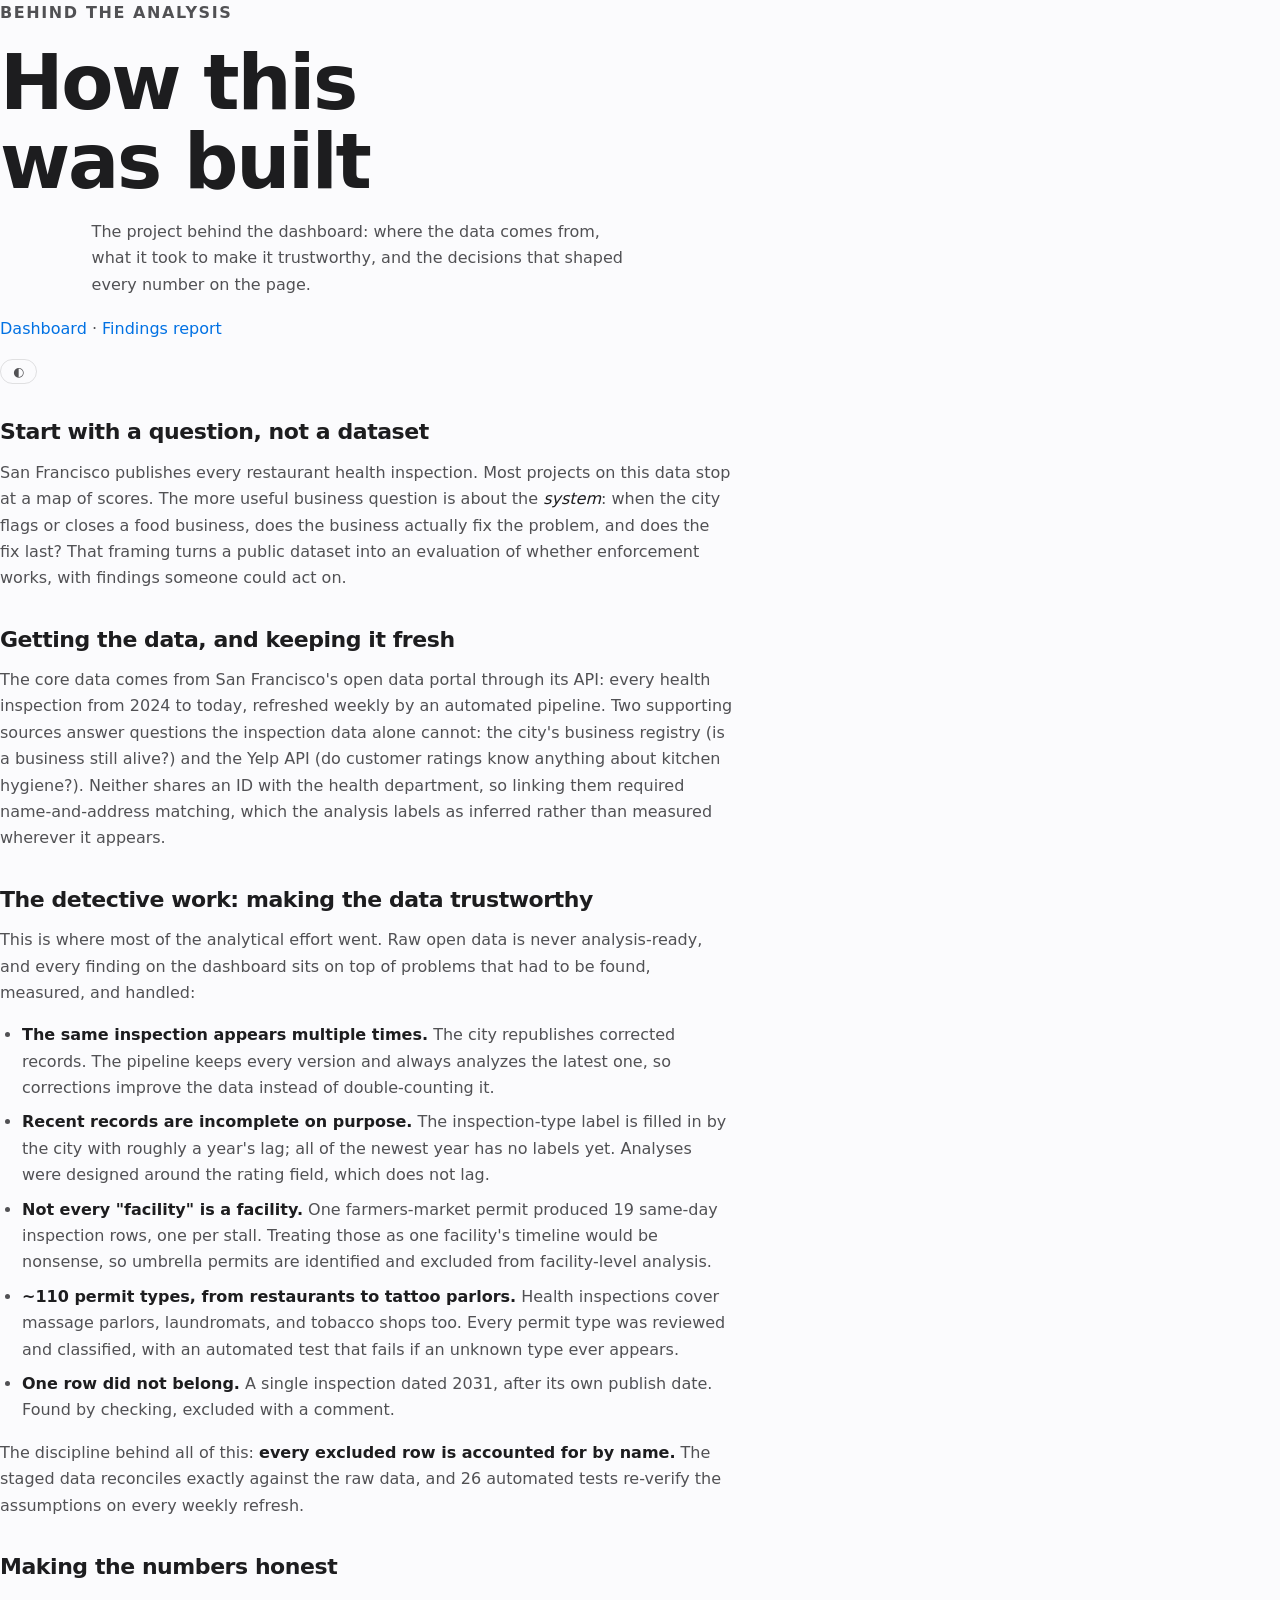
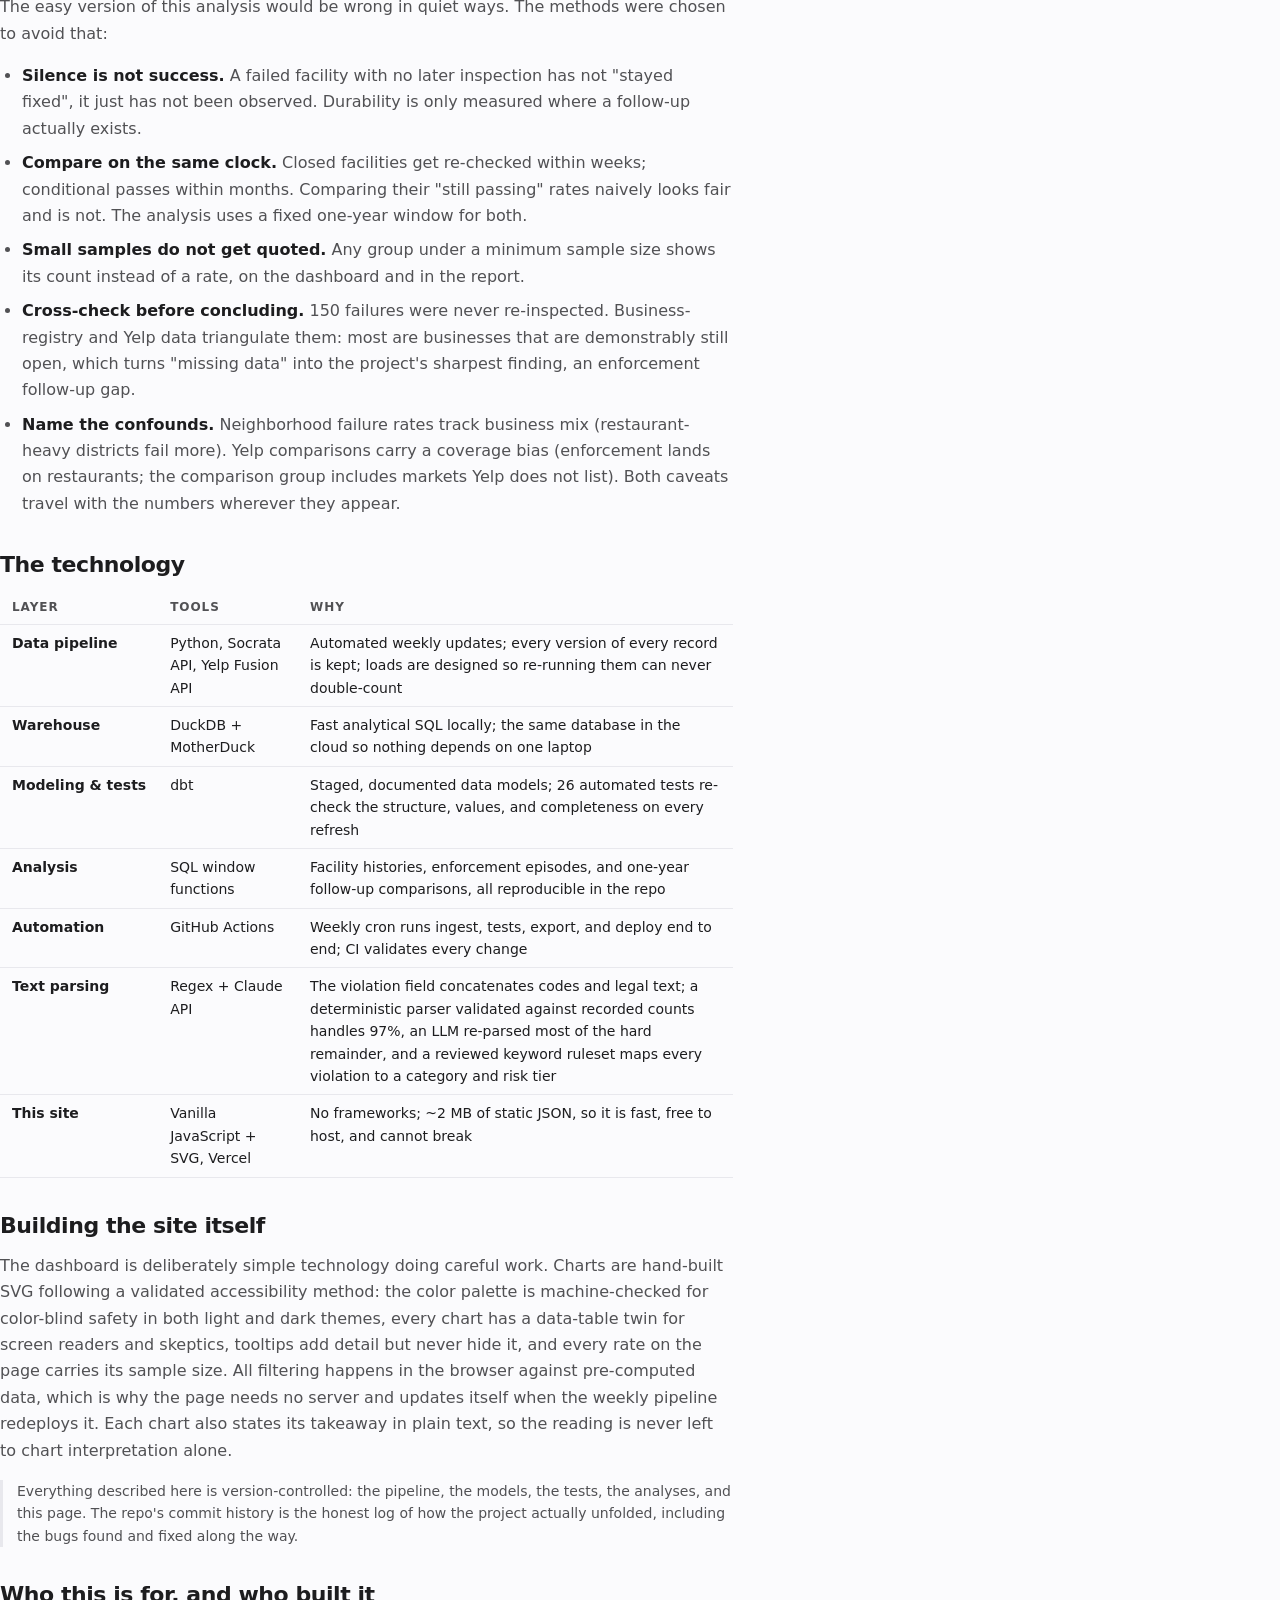
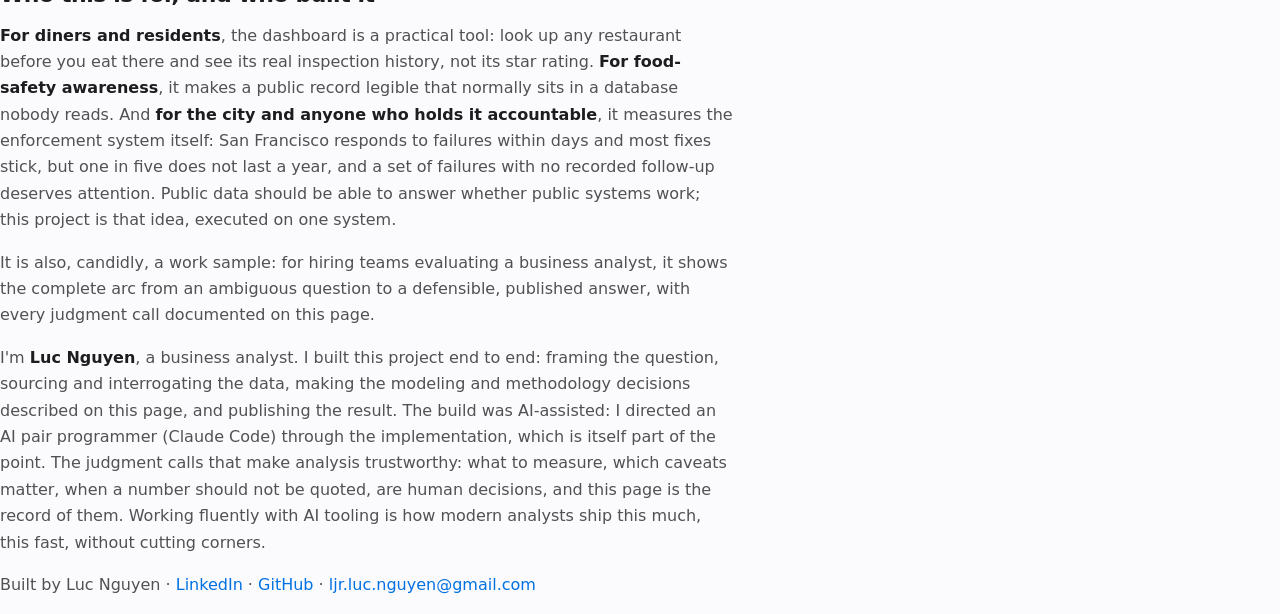
<file: site/built.html>
<!doctype html>
<html lang="en">
<head>
<meta charset="utf-8">
<meta name="viewport" content="width=device-width, initial-scale=1">
<title>How this was built - SF Health Inspections</title>
<meta name="description" content="The business analysis behind the SF health inspections project: data sourcing, quality findings, methods, and the technology stack.">
<link rel="stylesheet" href="style.css">
<style>
  .prose { max-width: 72ch; }
  .prose h2 { font-size: 22px; margin: 36px 0 10px; }
  .prose h3 { font-size: 16px; margin: 22px 0 6px; }
  .prose p, .prose li { font-size: 16px; line-height: 1.65; }
  .prose ul { padding-left: 22px; }
  .prose .aside { font-family: var(--sans); color: var(--text-secondary); font-size: 14px; border-left: 3px solid var(--grid); padding-left: 14px; margin: 14px 0; }
  table.stack { border-collapse: collapse; margin: 14px 0; font-family: var(--sans); font-size: 14px; width: 100%; }
  table.stack th, table.stack td { text-align: left; padding: 7px 12px; border-bottom: 1px solid var(--grid); vertical-align: top; }
  table.stack th { color: var(--text-secondary); font-size: 12px; letter-spacing: 0.08em; text-transform: uppercase; }
  table.stack td:first-child { white-space: nowrap; font-weight: 600; }
  a { color: var(--series-1); }
</style>
</head>
<body>
<div class="page prose">
  <header class="masthead">
    <div>
      <p class="kicker">Behind the analysis</p>
      <h1>How this was built</h1>
      <p class="dek">The project behind the dashboard: where the data comes from, what it took
        to make it trustworthy, and the decisions that shaped every number on the page.</p>
      <p class="meta"><a href="/">Dashboard</a> &middot; <a href="/report">Findings report</a></p>
    </div>
    <button id="theme-toggle" class="ghost-btn" aria-label="Toggle color theme">◐</button>
  </header>

  <h2>Start with a question, not a dataset</h2>
  <p>San Francisco publishes every restaurant health inspection. Most projects on
  this data stop at a map of scores. The more useful business question is about
  the <em>system</em>: when the city flags or closes a food business, does the
  business actually fix the problem, and does the fix last? That framing turns a
  public dataset into an evaluation of whether enforcement works, with findings
  someone could act on.</p>

  <h2>Getting the data, and keeping it fresh</h2>
  <p>The core data comes from San Francisco's open data portal through its API:
  every health inspection from 2024 to today, refreshed weekly by an automated
  pipeline. Two supporting sources answer questions the inspection data alone
  cannot: the city's business registry (is a business still alive?) and the Yelp
  API (do customer ratings know anything about kitchen hygiene?). Neither shares
  an ID with the health department, so linking them required name-and-address
  matching, which the analysis labels as inferred rather than measured wherever
  it appears.</p>

  <h2>The detective work: making the data trustworthy</h2>
  <p>This is where most of the analytical effort went. Raw open data is never
  analysis-ready, and every finding on the dashboard sits on top of problems
  that had to be found, measured, and handled:</p>
  <ul>
    <li><strong>The same inspection appears multiple times.</strong> The city
    republishes corrected records. The pipeline keeps every version and always
    analyzes the latest one, so corrections improve the data instead of
    double-counting it.</li>
    <li><strong>Recent records are incomplete on purpose.</strong> The
    inspection-type label is filled in by the city with roughly a year's lag;
    all of the newest year has no labels yet. Analyses were designed around
    the rating field, which does not lag.</li>
    <li><strong>Not every "facility" is a facility.</strong> One farmers-market
    permit produced 19 same-day inspection rows, one per stall. Treating those
    as one facility's timeline would be nonsense, so umbrella permits are
    identified and excluded from facility-level analysis.</li>
    <li><strong>~110 permit types, from restaurants to tattoo parlors.</strong>
    Health inspections cover massage parlors, laundromats, and tobacco shops
    too. Every permit type was reviewed and classified, with an automated test
    that fails if an unknown type ever appears.</li>
    <li><strong>One row did not belong.</strong> A single inspection dated 2031,
    after its own publish date. Found by checking, excluded with a comment.</li>
  </ul>
  <p>The discipline behind all of this: <strong>every excluded row is accounted
  for by name.</strong> The staged data reconciles exactly against the raw data,
  and 26 automated tests re-verify the assumptions on every weekly refresh.</p>

  <h2>Making the numbers honest</h2>
  <p>The easy version of this analysis would be wrong in quiet ways. The methods
  were chosen to avoid that:</p>
  <ul>
    <li><strong>Silence is not success.</strong> A failed facility with no
    later inspection has not "stayed fixed", it just has not been observed.
    Durability is only measured where a follow-up actually exists.</li>
    <li><strong>Compare on the same clock.</strong> Closed facilities get
    re-checked within weeks; conditional passes within months. Comparing their
    "still passing" rates naively looks fair and is not. The analysis uses a
    fixed one-year window for both.</li>
    <li><strong>Small samples do not get quoted.</strong> Any group under a
    minimum sample size shows its count instead of a rate, on the dashboard
    and in the report.</li>
    <li><strong>Cross-check before concluding.</strong> 150 failures were never
    re-inspected. Business-registry and Yelp data triangulate them: most are
    businesses that are demonstrably still open, which turns "missing data"
    into the project's sharpest finding, an enforcement follow-up gap.</li>
    <li><strong>Name the confounds.</strong> Neighborhood failure rates track
    business mix (restaurant-heavy districts fail more). Yelp comparisons carry
    a coverage bias (enforcement lands on restaurants; the comparison group
    includes markets Yelp does not list). Both caveats travel with the numbers
    wherever they appear.</li>
  </ul>

  <h2>The technology</h2>
  <table class="stack">
    <tr><th>Layer</th><th>Tools</th><th>Why</th></tr>
    <tr><td>Data pipeline</td><td>Python, Socrata API, Yelp Fusion API</td>
        <td>Automated weekly updates; every version of every record is kept; loads are designed so re-running them can never double-count</td></tr>
    <tr><td>Warehouse</td><td>DuckDB + MotherDuck</td>
        <td>Fast analytical SQL locally; the same database in the cloud so nothing depends on one laptop</td></tr>
    <tr><td>Modeling &amp; tests</td><td>dbt</td>
        <td>Staged, documented data models; 26 automated tests re-check the structure, values, and completeness on every refresh</td></tr>
    <tr><td>Analysis</td><td>SQL window functions</td>
        <td>Facility histories, enforcement episodes, and one-year follow-up comparisons, all reproducible in the repo</td></tr>
    <tr><td>Automation</td><td>GitHub Actions</td>
        <td>Weekly cron runs ingest, tests, export, and deploy end to end; CI validates every change</td></tr>
    <tr><td>Text parsing</td><td>Regex + Claude API</td>
        <td>The violation field concatenates codes and legal text; a deterministic parser validated against recorded counts handles 97%, an LLM re-parsed most of the hard remainder, and a reviewed keyword ruleset maps every violation to a category and risk tier</td></tr>
    <tr><td>This site</td><td>Vanilla JavaScript + SVG, Vercel</td>
        <td>No frameworks; ~2&nbsp;MB of static JSON, so it is fast, free to host, and cannot break</td></tr>
  </table>

  <h2>Building the site itself</h2>
  <p>The dashboard is deliberately simple technology doing careful work. Charts
  are hand-built SVG following a validated accessibility method: the color
  palette is machine-checked for color-blind safety in both light and dark
  themes, every chart has a data-table twin for screen readers and skeptics,
  tooltips add detail but never hide it, and every rate on the page carries its
  sample size. All filtering happens in the browser against pre-computed data,
  which is why the page needs no server and updates itself when the weekly
  pipeline redeploys it. Each chart also states its takeaway in plain text, so
  the reading is never left to chart interpretation alone.</p>

  <p class="aside">Everything described here is version-controlled: the
  pipeline, the models, the tests, the analyses, and this page. The repo's
  commit history is the honest log of how the project actually unfolded,
  including the bugs found and fixed along the way.</p>

  <h2>Who this is for, and who built it</h2>
  <p><strong>For diners and residents</strong>, the dashboard is a practical
  tool: look up any restaurant before you eat there and see its real inspection
  history, not its star rating. <strong>For food-safety awareness</strong>, it
  makes a public record legible that normally sits in a database nobody reads.
  And <strong>for the city and anyone who holds it accountable</strong>, it
  measures the enforcement system itself: San Francisco responds to failures
  within days and most fixes stick, but one in five does not last a year, and
  a set of failures with no recorded follow-up deserves attention. Public data
  should be able to answer whether public systems work; this project is that
  idea, executed on one system.</p>
  <p>It is also, candidly, a work sample: for hiring teams evaluating a
  business analyst, it shows the complete arc from an ambiguous question to a
  defensible, published answer, with every judgment call documented on this
  page.</p>
  <p>I'm <strong>Luc Nguyen</strong>, a business analyst. I built this project
  end to end: framing the question, sourcing and interrogating the data, making
  the modeling and methodology decisions described on this page, and publishing
  the result. The build was AI-assisted: I directed an AI pair programmer
  (Claude Code) through the implementation, which is itself part of the point.
  The judgment calls that make analysis trustworthy: what to measure, which
  caveats matter, when a number should not be quoted, are human decisions, and
  this page is the record of them. Working fluently with AI tooling is how
  modern analysts ship this much, this fast, without cutting corners.</p>

  <p class="meta" id="stamp">Built by Luc Nguyen &middot; <a href="https://www.linkedin.com/in/luchnguyen/">LinkedIn</a> &middot; <a href="https://github.com/LucS2K">GitHub</a> &middot; <a href="mailto:ljr.luc.nguyen@gmail.com">ljr.luc.nguyen@gmail.com</a></p>
</div>
<script>
  document.getElementById("theme-toggle").addEventListener("click", () => {
    const root = document.documentElement;
    const dark = matchMedia("(prefers-color-scheme: dark)").matches;
    const cur = root.dataset.theme || (dark ? "dark" : "light");
    root.dataset.theme = cur === "dark" ? "light" : "dark";
  });
</script>
</body>
</html>
</file>
<file: site/style.css>
/* v3 — scrollytelling, cool & minimal. System type (SF on Apple hardware).
   Status hues colorblind-safe; green/amber/red mean Pass / Conditional Pass /
   Closure only, never decoration. */
:root {
  color-scheme: light;
  --page:#fbfbfd; --surface-1:#ffffff;
  --text-primary:#1d1d1f; --text-secondary:#515154; --muted:#74747b;
  --grid:#e8e8ed; --baseline:#d2d2d7; --border:rgba(29,29,31,0.12);
  --series-1:#0071e3;
  --status-warning:#dd9500; --status-critical:#c53a1a; --status-good:#00795a;
  --ord-1:#b8d8f5; --ord-2:#6cabe8; --ord-3:#0071e3; --ord-4:#00448c;
  --map-1:#b8d8f5; --map-2:#6cabe8; --map-3:#dd9500; --map-4:#c53a1a;
  --map-nodata-bg:#ececf1; --map-nodata-line:#c2c2ca;
  --hero-veil: rgba(251,251,253,0.82);
  --sans: system-ui, -apple-system, "Segoe UI", sans-serif;
}
:root[data-theme="dark"], :root[data-theme="auto-dark"] {
  color-scheme: dark;
  --page:#000000; --surface-1:#161617;
  --text-primary:#f5f5f7; --text-secondary:#c6c6cc; --muted:#9c9ca3;
  --grid:#26262a; --baseline:#424245; --border:rgba(245,245,247,0.16);
  --series-1:#2997ff;
  --status-warning:#ecb54a; --status-critical:#f07a55; --status-good:#2fbb8c;
  --ord-1:#1d3b5c; --ord-2:#1a63a8; --ord-3:#2997ff; --ord-4:#8ecbff;
  --map-1:#1d3b5c; --map-2:#5c96d6; --map-3:#ecb54a; --map-4:#f07a55;
  --map-nodata-bg:#202024; --map-nodata-line:#55555c;
  --hero-veil: rgba(0,0,0,0.66);
}
:root[data-theme="dark"] .chip.pass, :root[data-theme="auto-dark"] .chip.pass,
:root[data-theme="dark"] .chip.closure, :root[data-theme="auto-dark"] .chip.closure { color: #000; }

* { box-sizing: border-box; }
html { scroll-behavior: smooth; }
body { margin: 0; background: var(--page); color: var(--text-primary); font: 16px/1.6 var(--sans); text-rendering: optimizeLegibility; }
a { color: var(--series-1); text-decoration: none; }
a:hover { text-decoration: underline; text-underline-offset: 2px; }
.muted { color: var(--muted); }

.skip { position: absolute; left: -9999px; top: 0; z-index: 40; background: var(--text-primary); color: var(--page); padding: 8px 14px; font-size: 13px; }
.skip:focus { left: 8px; top: 8px; }

/* ---- top bar: brand · filters · search · theme ---- */
.topbar {
  position: fixed; inset: 0 0 auto 0; z-index: 20;
  background: color-mix(in srgb, var(--page) 78%, transparent);
  backdrop-filter: saturate(1.6) blur(18px); -webkit-backdrop-filter: saturate(1.6) blur(18px);
  border-bottom: 1px solid var(--border);
}
.topbar-in { max-width: 1040px; margin: 0 auto; padding: 8px 20px; display: flex; align-items: center; gap: 10px; }
.brand { font-weight: 600; font-size: 14px; color: var(--text-primary); white-space: nowrap; margin-right: 6px; }
.topbar-in input[type="search"] { flex: 1 1 120px; max-width: 260px; margin-left: auto; min-width: 0; }

select, input[type="search"] {
  background: var(--surface-1); color: var(--text-primary);
  border: 1px solid var(--border); border-radius: 999px; padding: 6px 14px;
  font-family: var(--sans); font-size: 13px;
}
input[type="search"]:focus, select:focus { outline: 2px solid var(--series-1); outline-offset: 1px; }

.seg { display: inline-flex; background: var(--grid); border-radius: 999px; padding: 2px; gap: 2px; }
.seg button {
  font-family: var(--sans); font-size: 13px; font-weight: 500; padding: 5px 13px;
  background: none; border: 0; border-radius: 999px; color: var(--text-secondary); cursor: pointer;
}
.seg button[aria-pressed="true"] { background: var(--surface-1); color: var(--text-primary); box-shadow: 0 1px 3px rgba(0,0,0,0.12); }

.ghost-btn {
  background: none; border: 1px solid var(--border); border-radius: 999px;
  color: var(--text-secondary); font-family: var(--sans); font-size: 12.5px;
  padding: 4px 12px; cursor: pointer; white-space: nowrap;
}
.ghost-btn:hover { background: var(--grid); }
.ghost-btn[aria-pressed="true"] { background: var(--text-primary); color: var(--page); border-color: var(--text-primary); }

/* ---- dot nav ---- */
.dots { position: fixed; right: 14px; top: 50%; transform: translateY(-50%); z-index: 15; display: flex; flex-direction: column; gap: 10px; }
.dots a { width: 8px; height: 8px; border-radius: 50%; background: var(--baseline); display: block; transition: background 0.25s, transform 0.25s; }
.dots a.on { background: var(--text-primary); transform: scale(1.4); }
.dots a:hover { background: var(--muted); text-decoration: none; }

/* ---- scenes ---- */
/* scenes size to their content; only the hero commands the full screen,
   so short scenes stop leaving voids of empty page between sections */
.scene {
  display: flex; flex-direction: column;
  max-width: 1040px; margin: 0 auto; padding: 96px 20px 64px;
}
/* a rule between parts reads as a deliberate page break, not a void */
main .scene + .scene { border-top: 1px solid var(--grid); }
.hero { min-height: 100svh; justify-content: center; }
.scene-head { max-width: 640px; margin-bottom: 36px; }
.eyebrow { font-size: 17px; font-weight: 700; letter-spacing: 0.12em; text-transform: uppercase; color: var(--series-1); margin: 0 0 12px; }
h2 { font-size: clamp(30px, 4.5vw, 46px); font-weight: 700; letter-spacing: -0.02em; line-height: 1.06; margin: 0 0 14px; text-wrap: balance; }
.lede { font-size: 17px; line-height: 1.6; color: var(--text-secondary); margin: 0; text-wrap: pretty; }
.filter-hint { font-size: 14px; color: var(--muted); margin: 12px 0 0; }
.filter-hint::before { content: "\2699\FE0E"; margin-right: 7px; color: var(--series-1); }
.w-cp { color: color-mix(in srgb, var(--status-warning) 72%, var(--text-primary)); font-weight: 600; }
.w-closure { color: var(--status-critical); font-weight: 600; }
.w-pass { color: var(--status-good); font-weight: 600; }

/* reveal */
.scene-head, .viz, .kpi-row, .caveat-list, .stampline, .placard-row, .foot-scene details.collap {
  opacity: 0; transform: translateY(26px);
  transition: opacity 0.7s cubic-bezier(0.2,0.6,0.2,1), transform 0.7s cubic-bezier(0.2,0.6,0.2,1);
}
.scene.in .scene-head, .scene.in .viz, .scene.in .kpi-row, .scene.in .caveat-list, .scene.in .stampline, .scene.in .placard-row, .scene.in details.collap { opacity: 1; transform: none; }
.scene.in .viz { transition-delay: 0.12s; }
.scene.in .viz + .viz { transition-delay: 0.24s; }
.scene.in .placard-row .placard-item { opacity: 1; transform: none; }
.placard-row .placard-item { opacity: 0; transform: translateY(18px); transition: opacity 0.6s cubic-bezier(0.2,0.6,0.2,1), transform 0.6s cubic-bezier(0.2,0.6,0.2,1); }
.scene.in .placard-row .placard-item:nth-child(2) { transition-delay: 0.1s; }
.scene.in .placard-row .placard-item:nth-child(3) { transition-delay: 0.2s; }
/* bars grow when scene is in */
svg .grow { transform: scaleY(0); transform-origin: bottom; transform-box: fill-box; transition: transform 0.8s cubic-bezier(0.2,0.6,0.2,1); transition-delay: calc(var(--i, 0) * 14ms); }
svg .grow-x { transform: scaleX(0); transform-origin: left; transform-box: fill-box; transition: transform 0.8s cubic-bezier(0.2,0.6,0.2,1); transition-delay: calc(var(--i, 0) * 40ms); }
.scene.in svg .grow { transform: scaleY(1); }
.scene.in svg .grow-x { transform: scaleX(1); }
svg .fadein { opacity: 0; transition: opacity 0.6s ease 0.55s; }
.scene.in svg .fadein { opacity: 1; }
@media (prefers-reduced-motion: reduce) {
  html { scroll-behavior: auto; }
  .scene-head, .viz, .kpi-row, .caveat-list, .stampline, .placard-row, .placard-row .placard-item, .foot-scene details.collap, svg .grow, svg .grow-x, svg .fadein { transition: none; opacity: 1; transform: none; }
}

/* ---- window placards ---- */
.placard-row { display: grid; grid-template-columns: repeat(3, minmax(0, 1fr)); gap: 28px; max-width: 880px; margin: 0 0 44px; }
.placard-item { margin: 0; }
.placard-item figcaption { font-size: 13px; line-height: 1.5; color: var(--text-secondary); margin-top: 12px; text-wrap: pretty; }
.placard {
  position: relative; aspect-ratio: 17 / 13; border-radius: 5px;
  padding: 9% 8%; display: flex; flex-direction: column; align-items: center; text-align: center;
  color: #fff; box-shadow: 0 1px 2px rgba(0,0,0,0.12), 0 12px 28px -14px rgba(0,0,0,0.35);
  container-type: inline-size;
}
.placard::after { content: ""; position: absolute; inset: 4.5%; border: 1.5px solid currentColor; opacity: 0.6; border-radius: 3px; pointer-events: none; }
.placard.pass { background: var(--status-good); }
.placard.cp { background: var(--status-warning); color: #241a00; }
.placard.closure { background: var(--status-critical); }
.p-word { flex: 1; display: flex; align-items: center; justify-content: center; font-size: 22cqw; font-weight: 800; letter-spacing: 0.01em; text-transform: uppercase; line-height: 0.95; }
.p-word-long { font-size: 12.5cqw; }
/* blank signature lines at the placard foot (labels intentionally omitted) */
.p-fields { width: 82%; display: flex; flex-direction: column; gap: 13%; margin-bottom: 6%; }
.p-fields span { display: block; border-bottom: 1px solid currentColor; opacity: 0.55; padding-top: 8cqw; }
.placard.mini .p-fields { display: none; }
/* the base placard pads in %, which resolves against the PARENT's width;
   inside the wide facility panel that padding swallows the whole 92px card
   and collapses the content box (and cqw fonts) to zero, so the mini uses
   absolute padding and px type instead */
.placard.mini { float: right; width: 92px; margin: 4px 0 10px 16px; padding: 10px 8px; }
.placard.mini .p-word { align-items: center; font-size: 19px; }
.placard.mini .p-word.p-word-long { font-size: 11px; }
.placard.mini .p-date { font-size: 9px; letter-spacing: 0.06em; }
.p-date { font-size: 6cqw; font-weight: 600; letter-spacing: 0.08em; text-transform: uppercase; opacity: 0.85; margin-bottom: 4%; }
@media (max-width: 720px) {
  .placard-row { gap: 12px; }
  .placard-item figcaption { font-size: 12px; margin-top: 8px; }
}

/* ---- hero ---- */
.hero {
  text-align: center; align-items: center; position: relative;
  /* full-bleed SF photo under a theme veil, fading into the page at the bottom */
  max-width: none;
  background-image:
    linear-gradient(to bottom, var(--hero-veil), var(--hero-veil) 72%, var(--page)),
    url("photos/default-all-neighborhood.jpg");
  background-size: cover; background-position: center;
}
.kicker { font-size: 13px; font-weight: 600; letter-spacing: 0.1em; text-transform: uppercase; color: var(--muted); margin: 0 0 18px; }
h1 { font-size: clamp(40px, 7.5vw, 76px); font-weight: 700; letter-spacing: -0.03em; line-height: 1.03; margin: 0 0 18px; text-wrap: balance; }
.dek { font-size: clamp(17px, 2.2vw, 21px); line-height: 1.5; color: var(--text-secondary); margin: 0 auto 18px; max-width: 54ch; text-wrap: pretty; }
.hero-links { font-size: 15px; margin: 0 0 44px; }
/* a soft scrim keeps the grey copy readable over the photo */
.hero-glance {
  max-width: 62ch; margin: 42px auto 0;
  background: color-mix(in srgb, var(--page) 58%, transparent);
  border-radius: 14px; padding: 20px 26px;
  backdrop-filter: blur(5px); -webkit-backdrop-filter: blur(5px);
}
.hero .dek { color: var(--text-primary); }
.hg-lede { font-size: 15px; line-height: 1.6; color: var(--text-secondary); margin: 0 0 10px; text-wrap: pretty; }
.hg-verdict { font-size: 17px; line-height: 1.55; margin: 0; text-wrap: pretty; }
.hg-why { font-size: 15px; line-height: 1.55; color: var(--text-secondary); margin: 12px 0 0; text-wrap: pretty; }
.scroll-cue { position: absolute; bottom: 22px; left: 50%; transform: translateX(-50%); font-size: 12px; letter-spacing: 0.14em; text-transform: uppercase; color: var(--muted); animation: cue 2.2s ease-in-out infinite; }
@keyframes cue { 0%,100% { transform: translate(-50%, 0); opacity: 0.55; } 50% { transform: translate(-50%, 6px); opacity: 1; } }
@media (prefers-reduced-motion: reduce) { .scroll-cue { animation: none; } }

.kpi-row { display: flex; flex-wrap: wrap; justify-content: center; gap: 12px 48px; }
.tile { text-align: center; min-width: 120px; }
.tile .value { font-size: clamp(30px, 4vw, 44px); font-weight: 700; letter-spacing: -0.02em; line-height: 1.15; font-variant-numeric: tabular-nums; }
.tile .label { font-size: 12px; font-weight: 600; letter-spacing: 0.08em; text-transform: uppercase; color: var(--muted); }
.tile .hint { font-size: 11.5px; color: var(--muted); max-width: 20ch; margin: 2px auto 0; text-wrap: pretty; }

/* ---- viz blocks ---- */
.viz { margin: 0 0 34px; min-width: 0; }
.viz:last-child { margin-bottom: 0; }
.viz-cap { display: flex; justify-content: space-between; align-items: baseline; gap: 12px; margin-bottom: 10px; font-size: 14px; font-weight: 600; color: var(--text-secondary); }
.chart { width: 100%; overflow: visible; }
.chart svg { display: block; }
.funnel-pair { display: grid; grid-template-columns: 1fr 1fr; gap: 40px; }
@media (max-width: 760px) { .funnel-pair { grid-template-columns: 1fr; gap: 20px; } }

.cap-tools { display: inline-flex; align-items: center; gap: 10px; }

/* chart note under the caption */
.note { font-size: 14.5px; line-height: 1.55; color: var(--text-secondary); max-width: 68ch; margin: 0 0 14px; text-wrap: pretty; }

/* chapter pull-stat: number left, explanation right */
.pullstat { margin: 0 0 26px; line-height: 1.3; display: flex; align-items: center; gap: 28px; flex-wrap: wrap; }
.pullstat .big { display: block; font-size: clamp(44px, 6vw, 60px); font-weight: 700; line-height: 1; letter-spacing: -0.02em; color: var(--series-1); font-variant-numeric: tabular-nums; }
.pull-text { flex: 1 1 300px; min-width: 260px; max-width: 60ch; }
.pull-text .rest { display: block; font-size: 17px; color: var(--text-primary); }
.pull-plain { display: block; margin-top: 8px; font-size: 14px; line-height: 1.5; color: var(--text-secondary); }

/* how-to-read walkthrough for the waffle */
.howto { max-width: 72ch; }
.howto-t { font-size: 12px; font-weight: 700; letter-spacing: 0.08em; text-transform: uppercase; color: var(--muted); margin: 0 0 6px; }
.howto p { margin: 0 0 10px; }
.hl { display: flex; flex-direction: column; gap: 6px; margin: 0 0 4px; }
.hl-row { display: flex; align-items: baseline; gap: 8px; }
.hl-row .swatch { width: 11px; height: 11px; border-radius: 3.5px; display: inline-block; flex: none; transform: translateY(1px); }
.hl-row strong { color: var(--text-primary); }
.sw-good { background: var(--status-good); }
.sw-fade { background: color-mix(in srgb, var(--status-good) 55%, var(--page)); }
.sw-warn { background: var(--status-warning); }
.sw-crit { background: var(--status-critical); }

/* waffle funnel */
.waffle-title { font-size: 13px; margin: 0 0 8px; color: var(--text-secondary); font-weight: 600; }
.waffle-legend { display: flex; flex-wrap: wrap; gap: 6px 16px; margin-top: 10px; font-size: 13.5px; color: var(--text-secondary); }
.waffle-legend .key { display: inline-flex; align-items: center; gap: 6px; }
.waffle-legend .swatch { width: 11px; height: 11px; border-radius: 3.5px; display: inline-block; }
.swatch-hatch {
  background: repeating-linear-gradient(45deg, var(--map-nodata-bg),
    var(--map-nodata-bg) 2px, var(--map-nodata-line) 2px, var(--map-nodata-line) 3px);
}

.yelp-foot { font-size: 13px; line-height: 1.6; max-width: 68ch; margin: 22px 0 14px; text-wrap: pretty; }

/* static full-record fact band (scene 02 tail) */
.factband { margin-top: 34px; border-top: 1px solid var(--grid); padding-top: 28px; }
.factband-head { font-size: 17px; line-height: 1.6; color: var(--text-secondary); margin: 0 0 22px; text-wrap: pretty; }
.factrow { display: grid; grid-template-columns: repeat(4, minmax(0, 1fr)); gap: 20px; margin: 0 0 22px; }
.fact-num { display: block; font-size: clamp(38px, 4.5vw, 52px); font-weight: 700; letter-spacing: -0.01em; font-variant-numeric: tabular-nums; }
.fact-lab { display: block; font-size: 14.5px; color: var(--muted); line-height: 1.4; margin-top: 2px; }
.factband-foot { font-size: 15px; line-height: 1.6; color: var(--text-secondary); margin: 0; max-width: 80ch; text-wrap: pretty; }
@media (max-width: 720px) { .factrow { grid-template-columns: repeat(2, minmax(0, 1fr)); } }

/* follow-up queue: failures 90+ days old with no re-check */
#followup { max-width: 860px; margin-top: 26px; }
.fq-list { list-style: none; margin: 10px 0 0; padding: 0; max-height: 420px; overflow-y: auto; }
.fq-list button {
  display: flex; align-items: baseline; gap: 12px; width: 100%; text-align: left;
  background: none; border: 0; border-bottom: 1px solid var(--grid); cursor: pointer;
  padding: 8px 4px; font-family: var(--sans); font-size: 14px; color: var(--text-primary);
}
.fq-list button:hover { background: var(--surface-1); }
.fq-name { font-weight: 600; }
.fq-meta { color: var(--muted); font-size: 13px; margin-left: auto; text-align: right; font-variant-numeric: tabular-nums; }

/* in-scene lookup: search bar + browse list */
.lookup-search { width: 100%; max-width: 440px; padding: 10px 18px; font-size: 15px; margin-bottom: 16px; }
.browse-head { font-size: 13px; margin: 4px 0 10px; }
/* DPH names arrive in mixed case (MOLLIE STONES vs Golden Boy Pizza);
   display uppercase everywhere so lists read consistently */
#search-results button > span:first-child, .fq-name, .facility-detail h3 { text-transform: uppercase; }

/* clickable violation details in facility history */
.viol-toggle {
  border: 0; background: none; padding: 0; cursor: pointer;
  font-family: var(--sans); font-size: 14px; color: var(--series-1);
  text-decoration: underline dotted; text-underline-offset: 3px;
}
.viol-toggle:hover { color: var(--text-primary); }
.viol-list {
  list-style: disc; margin: 2px 0 10px; padding: 0 0 0 110px;
  font-size: 13.5px; line-height: 1.55; color: var(--text-secondary);
}
/* specificity must beat .facility-detail .visits li, which flexes rows */
.facility-detail .visits .viol-list li,
.viol-list li { display: list-item; margin: 4px 0 4px 16px; padding: 0; border-bottom: none; }

.legend { display: flex; gap: 16px; font-size: 13px; color: var(--text-secondary); margin-bottom: 6px; }
.legend .key { display: inline-flex; align-items: center; gap: 6px; }
.legend .swatch { width: 11px; height: 11px; border-radius: 3.5px; display: inline-block; }

/* ---- table twins ---- */
.table-view { overflow-x: auto; margin-top: 10px; }
.table-view table { border-collapse: collapse; width: 100%; font-size: 13px; }
.table-view th, .table-view td { text-align: right; padding: 6px 10px; border-bottom: 1px solid var(--grid); font-variant-numeric: tabular-nums; }
.table-view th:first-child, .table-view td:first-child { text-align: left; }
.table-view th { color: var(--muted); font-weight: 600; font-size: 11px; letter-spacing: 0.08em; text-transform: uppercase; }

/* ---- tooltip ---- */
.tooltip {
  position: fixed; pointer-events: none; z-index: 30;
  background: color-mix(in srgb, var(--surface-1) 92%, transparent);
  backdrop-filter: blur(10px); -webkit-backdrop-filter: blur(10px);
  border: 1px solid var(--border); border-radius: 12px; padding: 8px 12px;
  font-size: 13px; box-shadow: 0 8px 30px rgba(0,0,0,0.18); max-width: 280px;
}
.tooltip .t-head { color: var(--text-secondary); font-weight: 600; margin-bottom: 3px; }
.tooltip .t-row { display: flex; align-items: center; gap: 6px; }
.tooltip .t-key { width: 10px; height: 3px; border-radius: 2px; }
.tooltip .t-val { font-weight: 700; font-variant-numeric: tabular-nums; }
.tooltip .t-name { color: var(--text-secondary); }

/* ---- lookup ---- */
.search-results { display: flex; flex-direction: column; max-height: 320px; overflow-y: auto; }
.search-results button {
  text-align: left; background: none; border: 0; border-bottom: 1px solid var(--grid);
  padding: 11px 8px; font-family: var(--sans); font-size: 15px; font-weight: 500;
  color: var(--text-primary); cursor: pointer;
  display: flex; justify-content: space-between; gap: 12px; align-items: baseline;
}
.search-results button:hover { background: var(--grid); border-radius: 10px; }
.search-results .addr { color: var(--muted); font-size: 13px; font-weight: 400; text-align: right; }
.search-empty { color: var(--muted); font-size: 14px; padding: 10px 0; }

.facility-detail { margin-top: 18px; font-size: 14px; }
.facility-detail h3 { margin: 8px 0 2px; font-size: 20px; font-weight: 700; letter-spacing: -0.01em; }
.facility-detail .visits { list-style: none; margin: 14px 0 0; padding: 0; }
.facility-detail .visits li { display: flex; gap: 14px; align-items: baseline; padding: 8px 0; border-bottom: 1px solid var(--grid); font-variant-numeric: tabular-nums; }
.chip { font-size: 12px; font-weight: 600; border-radius: 999px; padding: 2px 10px; color: #fff; white-space: nowrap; }
.chip.pass { background: var(--status-good); }
.chip.cp { background: var(--status-warning); color: #1d1d1f; }
.chip.closure { background: var(--status-critical); }
.chip.unrated { background: var(--baseline); color: var(--text-primary); }

/* ---- map: SF, mapped and ranked ---- */
.map-grid { display: grid; grid-template-columns: 1.4fr 1fr; gap: 28px; align-items: start; }
.map-list-cap { font-size: 12px; font-weight: 600; letter-spacing: 0.08em; text-transform: uppercase; color: var(--muted); margin: 0 0 8px; }
.map-list { list-style: none; margin: 0; padding: 0; font-size: 14px; max-height: 520px; overflow-y: auto; scrollbar-width: thin; }
.map-list li { display: flex; align-items: baseline; gap: 10px; padding: 6px 8px; border-radius: 8px; cursor: pointer; }
.map-list li:hover, .map-list li:focus-visible { background: var(--grid); }
.map-list li.active .map-name { font-weight: 700; }
.map-list li.map-list-div {
  cursor: default; margin-top: 10px; padding-top: 10px; border-top: 1px solid var(--grid);
  font-size: 11.5px; font-weight: 600; letter-spacing: 0.07em; text-transform: uppercase; color: var(--muted);
}
.map-list li.map-list-div:hover { background: none; }
.map-list li.small-n .map-name { color: var(--text-secondary); }
.map-list li.small-n .map-val { color: var(--muted); font-size: 12.5px; }
.map-rank { color: var(--muted); font-size: 11.5px; min-width: 18px; font-variant-numeric: tabular-nums; }
.map-name { flex: 1; }
.map-val { font-variant-numeric: tabular-nums; font-weight: 600; }
.map-hood { cursor: pointer; outline: none; }
.map-hood:hover, .map-hood:focus-visible { stroke: var(--text-primary); stroke-width: 2; }
.map-marker { cursor: pointer; outline: none; }
.map-legend { display: flex; align-items: center; gap: 10px; font-size: 12px; color: var(--muted); margin-top: 10px; }
.map-legend-bar { flex: 0 0 120px; height: 8px; border-radius: 4px; background: linear-gradient(to right, var(--map-1) 0 25%, var(--map-2) 25% 50%, var(--map-3) 50% 75%, var(--map-4) 75% 100%); }
#map-pop { position: fixed; z-index: 35; width: 280px; background: color-mix(in srgb, var(--surface-1) 94%, transparent); backdrop-filter: blur(14px); -webkit-backdrop-filter: blur(14px); border: 1px solid var(--border); border-radius: 14px; padding: 16px; box-shadow: 0 12px 40px rgba(0,0,0,0.25); font-size: 13.5px; }
#map-pop h3 { margin: 0 22px 2px 0; font-size: 17px; font-weight: 700; letter-spacing: -0.01em; }
.map-pop-sub { font-size: 12px; color: var(--muted); margin: 0 0 10px; }
#map-pop dl { display: grid; grid-template-columns: 1fr auto; gap: 5px 14px; margin: 0 0 12px; }
#map-pop dt { color: var(--text-secondary); }
#map-pop dd { margin: 0; font-variant-numeric: tabular-nums; font-weight: 600; text-align: right; }
.map-pop-close { position: absolute; top: 8px; right: 8px; background: none; border: 0; color: var(--muted); font-size: 18px; cursor: pointer; line-height: 1; padding: 4px 8px; }
.map-pop-btn { width: 100%; }
@media (max-width: 760px) { .map-grid { grid-template-columns: 1fr; gap: 16px; } .map-list { max-height: 260px; } }

/* ---- subpages: report + methodology ---- */
.pagenav { display: flex; gap: 18px; font-size: 13px; }
.pagenav a { color: var(--text-secondary); }
.pagenav a[aria-current="page"] { color: var(--text-primary); font-weight: 600; }
.topbar-pagenav { margin-right: 6px; }
@media (max-width: 900px) { .topbar-pagenav { display: none; } }
.subpage { max-width: 680px; margin: 0 auto; padding: 140px 20px 90px; }
.subpage .page-head { margin-bottom: 40px; }
.subpage h1 { font-size: clamp(34px, 5.5vw, 56px); font-weight: 700; letter-spacing: -0.025em; line-height: 1.05; margin: 0 0 16px; text-wrap: balance; }
.subpage .dek { margin: 0 0 14px; font-size: 19px; max-width: none; }
.prose p, .prose li { font-size: 16.5px; line-height: 1.65; color: var(--text-secondary); text-wrap: pretty; }
.prose h2 { font-size: clamp(24px, 3vw, 30px); margin: 58px 0 14px; }
.prose h3 { font-size: 17px; font-weight: 650; margin: 28px 0 8px; }
.prose strong { color: var(--text-primary); font-weight: 650; }
.prose em { color: var(--text-primary); }
.prose ul { padding-left: 22px; margin: 0 0 16px; }
.prose li { margin-bottom: 8px; }
.prose .aside { font-size: 14px; line-height: 1.6; color: var(--muted); border-left: 2px solid var(--baseline); padding-left: 16px; margin: 18px 0; }
.statrow { display: grid; grid-template-columns: repeat(3, 1fr); gap: 20px; margin: 34px 0 10px; }
.statrow .tile { text-align: left; min-width: 0; }
.statrow .tile .hint { margin: 2px 0 0; max-width: none; }
table.mini, table.stack { border-collapse: collapse; margin: 18px 0; font-size: 14px; width: 100%; }
table.mini th, table.mini td { text-align: right; padding: 7px 12px; border-bottom: 1px solid var(--grid); font-variant-numeric: tabular-nums; }
table.mini th:first-child, table.mini td:first-child { text-align: left; }
table.mini th, table.stack th { color: var(--muted); font-weight: 600; font-size: 11px; letter-spacing: 0.08em; text-transform: uppercase; }
table.stack th, table.stack td { text-align: left; padding: 9px 12px 9px 0; border-bottom: 1px solid var(--grid); vertical-align: top; }
table.stack td:first-child { white-space: nowrap; font-weight: 600; color: var(--text-primary); }
details.collap { margin: 18px 0; border: 1px solid var(--border); border-radius: 12px; padding: 12px 16px; }
details.collap summary { cursor: pointer; font-size: 14px; font-weight: 600; color: var(--text-secondary); }
details.collap[open] summary { margin-bottom: 4px; }
.pagefoot { margin-top: 64px; padding-top: 18px; border-top: 1px solid var(--grid); font-size: 13px; }
@media (max-width: 720px) {
  .subpage { padding-top: 120px; }
  .statrow { grid-template-columns: 1fr; gap: 16px; }
  .pagenav { gap: 12px; }
}

/* ---- takeaways: each chart states its reading in plain text ---- */
.tk { font-size: 15px; line-height: 1.55; color: var(--muted); margin: 10px 0 0; max-width: 680px; text-wrap: pretty; }
.tk:empty { display: none; }

/* ---- caveats ---- */
.foot-scene { min-height: 88svh; }
.caveat-list { margin: 0; padding: 0; list-style: none; max-width: 680px; }
.caveat-list li { font-size: 15px; line-height: 1.6; color: var(--text-secondary); padding: 11px 0; border-top: 1px solid var(--grid); text-wrap: pretty; }
.caveat-list li:first-child { border-top: 0; }
.caveat-list li:last-child { border-bottom: 0; }
.foot-scene details.collap { max-width: 860px; margin: 0 0 14px; }
.foot-scene details.collap summary { font-size: 15px; color: var(--text-primary); }
.glossary dl { margin: 10px 0 4px; }
.glossary dt { font-weight: 650; margin-top: 14px; }
.glossary dd { margin: 4px 0 0; font-size: 15px; line-height: 1.6; color: var(--text-secondary); text-wrap: pretty; }
.stampline { font-size: 13px; margin-top: 24px; }

/* ---- charts ---- */
.bar-hit { fill: transparent; }
svg text { fill: var(--muted); font-family: var(--sans); font-size: 11px; font-variant-numeric: tabular-nums; }
svg .dlabel { fill: var(--text-primary); font-size: 13px; font-weight: 600; }
svg .sublabel { fill: var(--muted); font-size: 11.5px; }
svg .axisline { stroke: var(--baseline); }
svg .gridline { stroke: var(--grid); }

/* ---- phone ---- */
@media (max-width: 720px) {
  .topbar-in { flex-wrap: wrap; padding: 8px 12px; gap: 8px; }
  .brand { display: none; }
  .topbar-in input[type="search"] { flex: 1 1 100%; max-width: none; order: 3; }
  /* the wrapped top bar stands ~3 rows tall on phones; scenes clear it,
     and the hero flows from the top instead of centering under it */
  .scene { padding-top: 190px; }
  .hero { min-height: auto; justify-content: flex-start; padding-bottom: 56px; }
  .scroll-cue { display: none; }
  .dots { display: none; }
  .kpi-row { gap: 14px 28px; }
  .tile { min-width: 100px; }
  .search-results .addr { display: none; }
}
</file>
